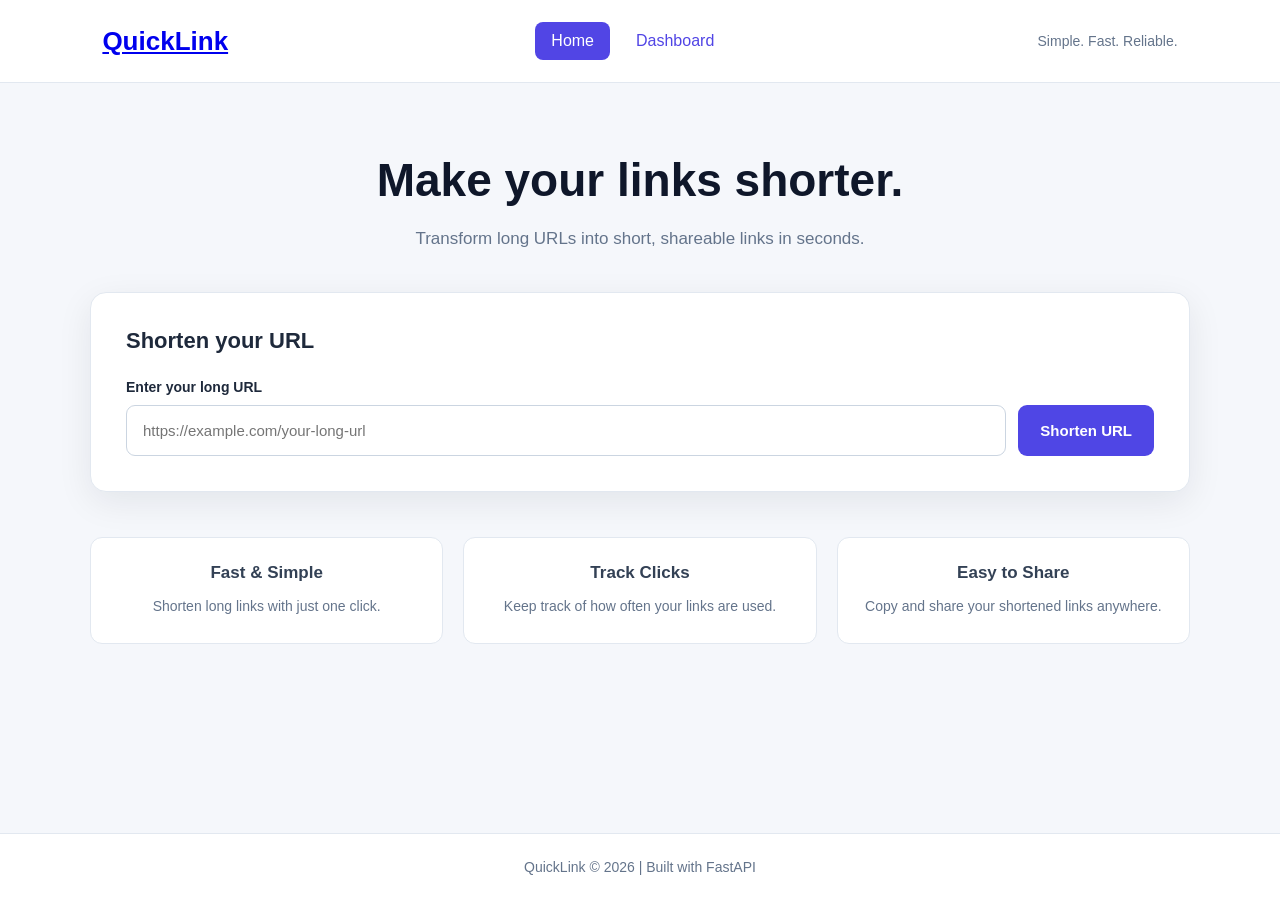
<file: fronted/index.html>
<!DOCTYPE html>
<html lang="en">

<head>
    <meta charset="UTF-8">
    <meta name="viewport" content="width=device-width, initial-scale=1.0">

    <title>QuickLink | URL Shortener</title>

    <link rel="stylesheet" href="style.css">
</head>

<body>

    <!-- NAVBAR -->
    <header class="navbar">
        <div class="logo">
            <a href="index.html">QuickLink</a>
        </div>

        <nav class="nav-links">
            <a href="index.html" class="nav-link active">Home</a>
            <a href="dashboard.html" class="nav-link">Dashboard</a>
        </nav>

        <div class="nav-text">Simple. Fast. Reliable.</div>
    </header>


    <!-- MAIN CONTENT -->
    <main class="container">

        <!-- HERO SECTION -->
        <section class="hero">
            <h1>Make your links shorter.</h1>

            <p>
                Transform long URLs into short, shareable links
                in seconds.
            </p>
        </section>


        <!-- URL SHORTENER -->
        <section class="shortener-card">

            <h2>Shorten your URL</h2>

            <form id="shorten-form">

                <label for="url-input">
                    Enter your long URL
                </label>

                <div class="input-group">

                    <input type="url" id="url-input" placeholder="https://example.com/your-long-url" required>

                    <button type="submit" id="shorten-btn">
                        Shorten URL
                    </button>

                </div>

            </form>


            <!-- SHORTENED URL RESULT -->
            <div id="result" class="result hidden">

                <p>Your shortened URL is ready!</p>

                <div class="result-group">

                    <a id="short-url" href="#" target="_blank" rel="noopener noreferrer"></a>

                    <button id="copy-btn" type="button">
                        Copy
                    </button>

                </div>

            </div>


            <!-- ERROR MESSAGE -->
            <p id="error-message" class="error-message hidden" role="alert"></p>

        </section>


        <!-- FEATURES -->
        <section class="features">

            <div class="feature-card">
                <h3>Fast & Simple</h3>

                <p>
                    Shorten long links with just one click.
                </p>
            </div>

            <div class="feature-card">
                <h3>Track Clicks</h3>

                <p>
                    Keep track of how often your links are used.
                </p>
            </div>

            <div class="feature-card">
                <h3>Easy to Share</h3>

                <p>
                    Copy and share your shortened links anywhere.
                </p>
            </div>

        </section>

    </main>


    <!-- FOOTER -->
    <footer>
        <p>
            QuickLink &copy; 2026 | Built with FastAPI
        </p>
    </footer>


    <!-- HOME PAGE JAVASCRIPT -->
    <script src="script.js"></script>

</body>

</html>
</file>
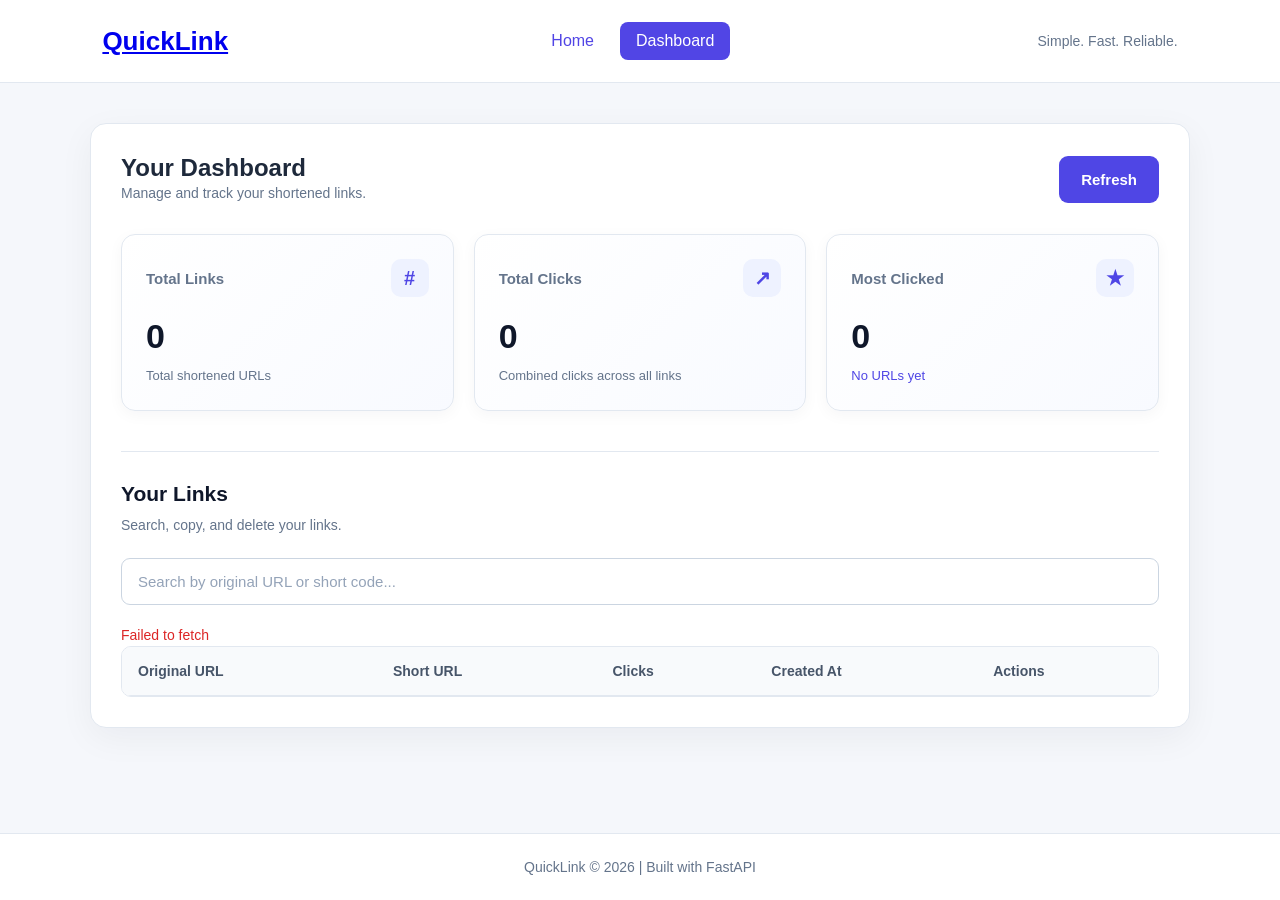
<file: fronted/dashboard.html>
<!DOCTYPE html>
<html lang="en">

<head>
    <meta charset="UTF-8">
    <meta name="viewport" content="width=device-width, initial-scale=1.0">

    <title>QuickLink | Dashboard</title>

    <link rel="stylesheet" href="style.css">
</head>

<body>

    <!-- NAVBAR -->
    <header class="navbar">
        <div class="logo">
            <a href="index.html">QuickLink</a>
        </div>

        <nav class="nav-links">
            <a href="index.html" class="nav-link">Home</a>
            <a href="dashboard.html" class="nav-link active">
                Dashboard
            </a>
        </nav>

        <div class="nav-text">Simple. Fast. Reliable.</div>
    </header>


    <!-- MAIN CONTENT -->
    <main class="container">

        <!-- DASHBOARD HEADER -->
        <section class="dashboard">

            <div class="dashboard-header">

                <div>
                    <h1>Your Dashboard</h1>

                    <p>
                        Manage and track your shortened links.
                    </p>
                </div>

                <button id="refresh-btn" type="button">
                    Refresh
                </button>

            </div>


            <!-- SUMMARY CARDS -->
            <section class="stats-overview">

                <!-- TOTAL LINKS -->
                <div class="stat-card">

                    <div class="stat-card-header">
                        <h3>Total Links</h3>

                        <span class="stat-icon">
                            <i class="icon-placeholder">#</i>
                        </span>
                    </div>

                    <p class="stat-value" id="total-urls">
                        0
                    </p>

                    <p class="stat-description">
                        Total shortened URLs
                    </p>

                </div>


                <!-- TOTAL CLICKS -->
                <div class="stat-card">

                    <div class="stat-card-header">
                        <h3>Total Clicks</h3>

                        <span class="stat-icon">
                            <i class="icon-placeholder">↗</i>
                        </span>
                    </div>

                    <p class="stat-value" id="total-clicks">
                        0
                    </p>

                    <p class="stat-description">
                        Combined clicks across all links
                    </p>

                </div>


                <!-- MOST CLICKED -->
                <div class="stat-card">

                    <div class="stat-card-header">
                        <h3>Most Clicked</h3>

                        <span class="stat-icon">
                            <i class="icon-placeholder">★</i>
                        </span>
                    </div>

                    <p class="stat-value" id="most-clicked-count">
                        0
                    </p>

                    <p class="stat-description" id="most-clicked-url">
                        No clicks yet
                    </p>

                </div>

            </section>


            <!-- URL MANAGEMENT -->
            <section class="url-management">

                <div class="url-management-header">

                    <div>
                        <h2>Your Links</h2>

                        <p>
                            Search, copy, and delete your links.
                        </p>
                    </div>

                </div>


                <!-- SEARCH -->
                <div class="search-container">

                    <input type="search" id="search-input" placeholder="Search by original URL or short code..."
                        aria-label="Search shortened URLs">

                </div>


                <!-- DASHBOARD ERROR -->
                <p id="dashboard-error" class="error-message hidden" role="alert"></p>


                <!-- URL TABLE -->
                <div class="table-container">

                    <table class="url-table">

                        <thead>
                            <tr>
                                <th>Original URL</th>
                                <th>Short URL</th>
                                <th>Clicks</th>
                                <th>Created At</th>
                                <th>Actions</th>
                            </tr>
                        </thead>

                        <tbody id="url-list">
                        </tbody>

                    </table>

                </div>

            </section>

        </section>

    </main>


    <!-- FOOTER -->
    <footer>
        <p>
            QuickLink &copy; 2026 | Built with FastAPI
        </p>
    </footer>


    <!-- DASHBOARD JAVASCRIPT -->
    <script src="dashboard.js"></script>

</body>

</html>
</file>
<file: fronted/style.css>
/* =========================================
   1. BASIC RESET
========================================= */

* {
    margin: 0;
    padding: 0;
    box-sizing: border-box;
}

body {
    font-family: Arial, Helvetica, sans-serif;
    background: #f5f7fb;
    color: #1e293b;
    min-height: 100vh;
    display: flex;
    flex-direction: column;
}

button,
input {
    font-family: inherit;
}

button {
    background: #4f46e5;
    color: #ffffff;
    border: none;
    padding: 15px 22px;
    border-radius: 9px;
    font-size: 15px;
    font-weight: 600;
    cursor: pointer;
    transition: background 0.2s, transform 0.2s;
}

button:hover {
    background: #4338ca;
}

button:active {
    transform: scale(0.98);
}

button:disabled {
    background: #a5b4fc;
    cursor: not-allowed;
    transform: none;
}

input:focus-visible,
button:focus-visible,
a:focus-visible {
    outline: 3px solid rgba(79, 70, 229, 0.35);
    outline-offset: 3px;
}

.hidden {
    display: none !important;
}


/* =========================================
   2. NAVIGATION BAR
========================================= */

.navbar {
    display: flex;
    justify-content: space-between;
    align-items: center;
    padding: 22px 8%;
    background: #ffffff;
    border-bottom: 1px solid #e2e8f0;
}

.logo {
    font-size: 26px;
    font-weight: bold;
    color: #4f46e5;
}

.nav-text {
    color: #64748b;
    font-size: 14px;
}


/* =========================================
   3. MAIN CONTAINER
========================================= */

.container {
    width: 90%;
    max-width: 1100px;
    margin: 0 auto;
    flex: 1;
}


/* =========================================
   4. HERO SECTION
========================================= */

.hero {
    text-align: center;
    padding: 70px 15px 40px;
}

.hero h1 {
    font-size: clamp(30px, 5vw, 46px);
    color: #0f172a;
    margin-bottom: 18px;
}

.hero p {
    font-size: 17px;
    color: #64748b;
    line-height: 1.6;
}


/* =========================================
   5. URL SHORTENER CARD
========================================= */

.shortener-card {
    background: #ffffff;
    padding: 35px;
    border-radius: 16px;
    box-shadow: 0 10px 35px rgba(15, 23, 42, 0.08);
    border: 1px solid #e2e8f0;
}

.shortener-card h2 {
    font-size: 22px;
    margin-bottom: 25px;
}

.shortener-card label {
    display: block;
    margin-bottom: 10px;
    font-weight: 600;
    font-size: 14px;
}


/* =========================================
   6. URL INPUT AND BUTTON
========================================= */

.input-group {
    display: flex;
    gap: 12px;
}

.input-group input {
    flex: 1;
    min-width: 0;
    padding: 16px;
    border: 1px solid #cbd5e1;
    border-radius: 9px;
    font-size: 15px;
    outline: none;
}

.input-group input:focus {
    border-color: #4f46e5;
    box-shadow: 0 0 0 3px rgba(79, 70, 229, 0.12);
}


/* =========================================
   7. SHORT URL RESULT
========================================= */

.result {
    margin-top: 25px;
    padding: 20px;
    background: #eef2ff;
    border: 1px solid #c7d2fe;
    border-radius: 10px;
}

.result p {
    font-weight: 600;
    color: #3730a3;
    margin-bottom: 12px;
}

.result-group {
    display: flex;
    align-items: center;
    gap: 12px;
}

.result-group a {
    flex: 1;
    min-width: 0;
    overflow-wrap: anywhere;
    color: #4f46e5;
    font-weight: 600;
    text-decoration: none;
}

.result-group a:hover {
    text-decoration: underline;
}


/* =========================================
   8. ERROR MESSAGES
========================================= */

.error-message {
    margin-top: 20px;
    color: #dc2626;
    font-size: 14px;
    line-height: 1.5;
}


/* =========================================
   9. DASHBOARD MAIN CONTAINER
========================================= */

.dashboard {
    background: #ffffff;
    padding: 30px;
    margin: 40px 0;
    border-radius: 16px;
    border: 1px solid #e2e8f0;
    box-shadow: 0 10px 35px rgba(15, 23, 42, 0.05);
}

.dashboard-header {
    display: flex;
    justify-content: space-between;
    align-items: center;
    gap: 20px;
    margin-bottom: 30px;
}

.dashboard-header h2 {
    font-size: 24px;
    margin-bottom: 8px;
}

.dashboard-header p {
    color: #64748b;
    font-size: 14px;
    line-height: 1.6;
}


/* =========================================
   10. DASHBOARD SUMMARY CARDS
   Total Links, Total Clicks, Most Clicked
========================================= */

.stats-overview {
    display: grid;
    grid-template-columns: repeat(3, minmax(0, 1fr));
    gap: 20px;
    margin-bottom: 40px;
}

.stat-card {
    background: linear-gradient(135deg,
            #ffffff 0%,
            #f8faff 100%);

    border: 1px solid #e2e8f0;
    border-radius: 14px;
    padding: 24px;

    box-shadow: 0 4px 15px rgba(15, 23, 42, 0.04);

    transition: transform 0.2s, box-shadow 0.2s;

    min-width: 0;
}

.stat-card:hover {
    transform: translateY(-3px);
    box-shadow: 0 8px 22px rgba(15, 23, 42, 0.08);
}

.stat-card-header {
    display: flex;
    justify-content: space-between;
    align-items: center;
    gap: 10px;
    margin-bottom: 20px;
}

.stat-card-header h3 {
    font-size: 15px;
    color: #64748b;
    font-weight: 600;
}

.stat-icon {
    width: 38px;
    height: 38px;

    display: flex;
    justify-content: center;
    align-items: center;

    background: #eef2ff;
    color: #4f46e5;

    border-radius: 10px;
    font-size: 20px;
    font-weight: bold;

    flex-shrink: 0;
}

.icon-placeholder {
    font-style: normal;
}

.stat-value {
    font-size: clamp(26px, 3vw, 34px);
    font-weight: bold;
    color: #0f172a;
    margin-bottom: 10px;
    overflow-wrap: anywhere;
}

.stat-description {
    font-size: 13px;
    color: #64748b;
    line-height: 1.5;
    overflow-wrap: anywhere;
}

#most-clicked-url {
    font-size: 13px;
    color: #4f46e5;
    font-weight: 500;
}


/* =========================================
   11. URL MANAGEMENT SECTION
========================================= */

.url-management {
    border-top: 1px solid #e2e8f0;
    padding-top: 30px;
}

.url-management-header {
    margin-bottom: 22px;
}

.url-management-header h2 {
    font-size: 21px;
    margin-bottom: 8px;
    color: #0f172a;
}

.url-management-header p {
    font-size: 14px;
    line-height: 1.6;
    color: #64748b;
}


/* =========================================
   12. SEARCH BAR
========================================= */

.search-container {
    margin-bottom: 20px;
}

#search-input {
    width: 100%;
    padding: 14px 16px;

    border: 1px solid #cbd5e1;
    border-radius: 9px;

    font-size: 15px;
    outline: none;

    background: #ffffff;
    color: #1e293b;

    transition: border-color 0.2s, box-shadow 0.2s;
}

#search-input:focus {
    border-color: #4f46e5;
    box-shadow: 0 0 0 3px rgba(79, 70, 229, 0.12);
}

#search-input::placeholder {
    color: #94a3b8;
}


/* =========================================
   13. URL TABLE
========================================= */

.table-container {
    width: 100%;
    overflow-x: auto;
    border: 1px solid #e2e8f0;
    border-radius: 10px;
}

.url-table {
    width: 100%;
    min-width: 750px;
    border-collapse: collapse;
    text-align: left;
}

.dashboard th,
.dashboard td {
    padding: 16px;
    border-bottom: 1px solid #e2e8f0;
    font-size: 14px;
    vertical-align: middle;
}

.dashboard th {
    background: #f8fafc;
    color: #475569;
    font-weight: 600;
    white-space: nowrap;
}

.dashboard tbody tr:last-child td {
    border-bottom: none;
}

.dashboard tbody tr {
    transition: background 0.2s;
}

.dashboard tbody tr:hover {
    background: #f8fafc;
}

.dashboard td a {
    color: #4f46e5;
    text-decoration: none;
    overflow-wrap: anywhere;
}

.dashboard td a:hover {
    text-decoration: underline;
}


/* =========================================
   14. TABLE ACTION BUTTONS
   Only Copy and Delete buttons
========================================= */

.action-buttons {
    display: flex;
    align-items: center;
    gap: 8px;
    flex-wrap: wrap;
}

/* Common action button styling */

.action-buttons button {
    padding: 9px 12px;
    font-size: 13px;
    white-space: nowrap;
}

/* Copy button */

.action-buttons .copy-link-btn {
    background: #4f46e5;
    color: #ffffff;
}

.action-buttons .copy-link-btn:hover {
    background: #4338ca;
}

/* Delete button */

.action-buttons .delete-btn {
    background: #dc2626;
    color: #ffffff;
    padding: 9px 14px;
    font-size: 13px;
}

.action-buttons .delete-btn:hover {
    background: #b91c1c;
}


/* =========================================
   15. FEATURE CARDS
========================================= */

.features {
    display: grid;
    grid-template-columns: repeat(3, minmax(0, 1fr));
    gap: 20px;
    margin: 45px 0;
}

.feature-card {
    background: #ffffff;
    padding: 25px;
    border-radius: 12px;
    border: 1px solid #e2e8f0;
    text-align: center;
}

.feature-card h3 {
    font-size: 17px;
    margin-bottom: 12px;
    color: #334155;
}

.feature-card p {
    font-size: 14px;
    line-height: 1.6;
    color: #64748b;
}


/* =========================================
   16. FOOTER
========================================= */

footer {
    text-align: center;
    padding: 25px;
    background: #ffffff;
    border-top: 1px solid #e2e8f0;
    color: #64748b;
    font-size: 14px;
}


/* =========================================
   17. TABLET RESPONSIVENESS
========================================= */

@media (max-width: 900px) {

    .container {
        width: 92%;
    }

    .stats-overview {
        grid-template-columns: repeat(2, minmax(0, 1fr));
    }

    .stat-card:last-child {
        grid-column: 1 / -1;
    }

    .features {
        grid-template-columns: repeat(2, minmax(0, 1fr));
    }
}


/* =========================================
   18. MOBILE RESPONSIVENESS
========================================= */

@media (max-width: 700px) {

    .navbar {
        padding: 20px 5%;
    }

    .logo {
        font-size: 23px;
    }

    .nav-text {
        font-size: 12px;
    }

    .hero {
        padding: 45px 10px 30px;
    }

    .hero h1 {
        font-size: 30px;
    }

    .hero p {
        font-size: 15px;
    }

    .shortener-card {
        padding: 22px;
    }

    .input-group {
        flex-direction: column;
    }

    .input-group button {
        width: 100%;
    }

    .result-group {
        flex-direction: column;
        align-items: stretch;
    }

    .result-group button {
        width: 100%;
    }

    .dashboard {
        padding: 20px;
        margin: 25px 0;
    }

    .dashboard-header {
        align-items: flex-start;
        flex-direction: column;
    }

    .dashboard-header button {
        width: 100%;
    }

    .stats-overview {
        grid-template-columns: 1fr;
        gap: 15px;
        margin-bottom: 30px;
    }

    .stat-card:last-child {
        grid-column: auto;
    }

    .stat-card {
        padding: 20px;
    }

    .stat-value {
        font-size: 28px;
    }

    .features {
        grid-template-columns: 1fr;
    }

    /* Keep action buttons neatly aligned on mobile */

    .action-buttons {
        gap: 8px;
    }

    .action-buttons button {
        padding: 9px 12px;
    }
}


/* =========================================
   19. SMALL MOBILE SCREENS
========================================= */

@media (max-width: 400px) {

    .navbar {
        flex-direction: column;
        gap: 8px;
    }

    .container {
        width: 94%;
    }

    .shortener-card,
    .dashboard {
        padding: 16px;
    }

    .hero h1 {
        font-size: 27px;
    }

    .stat-card {
        padding: 18px;
    }
}

/* Navbar links */
.nav-links {
    display: flex;
    align-items: center;
    gap: 10px;
}

.nav-link {
    text-decoration: none;
    color: #5145e5;
    padding: 10px 16px;
    border-radius: 8px;
    font-weight: 500;
    transition: all 0.3s ease;
}

/* Hover effect */
.nav-link:hover {
    background-color: #f0efff;
    color: #4338ca;
}

/* Active page */
.nav-link.active {
    background-color: #5145e5;
    color: white;
}

/* =========================================
   END OF QUICKLINK STYLES
========================================= */
</file>
